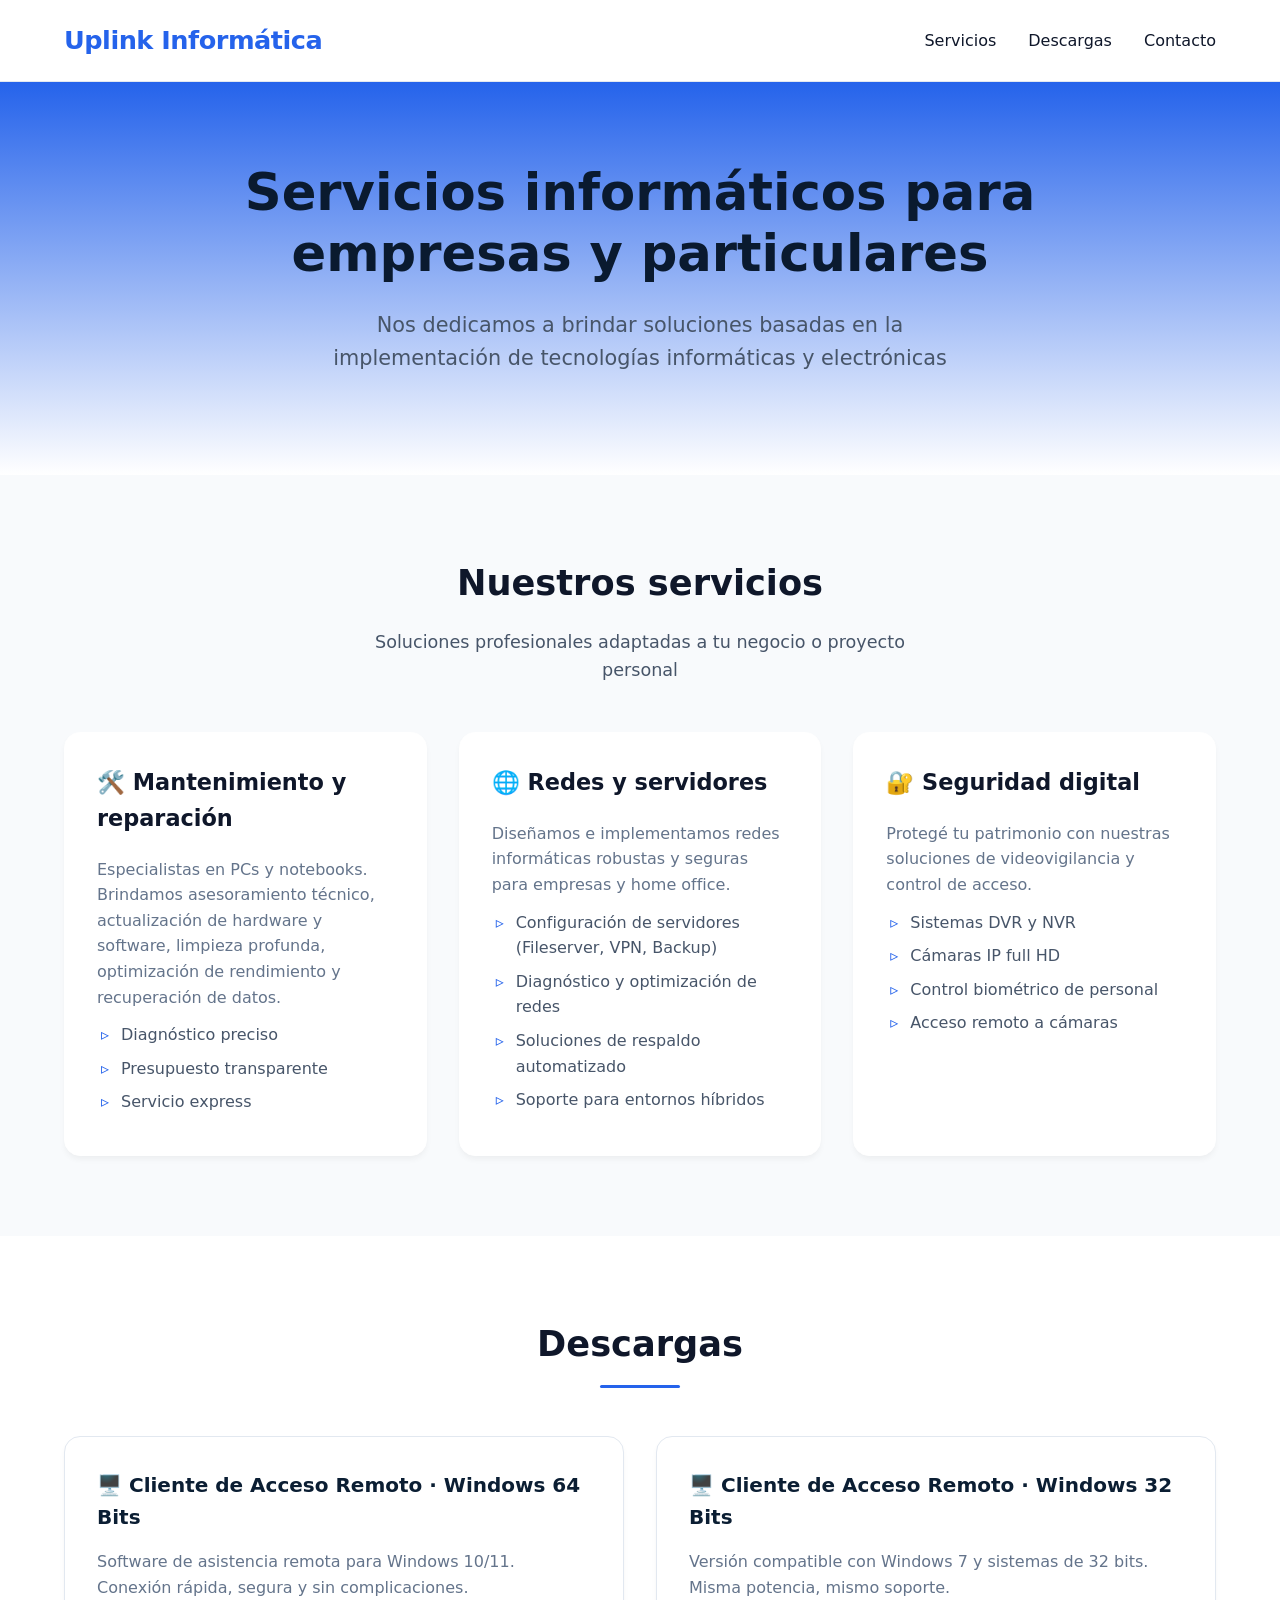
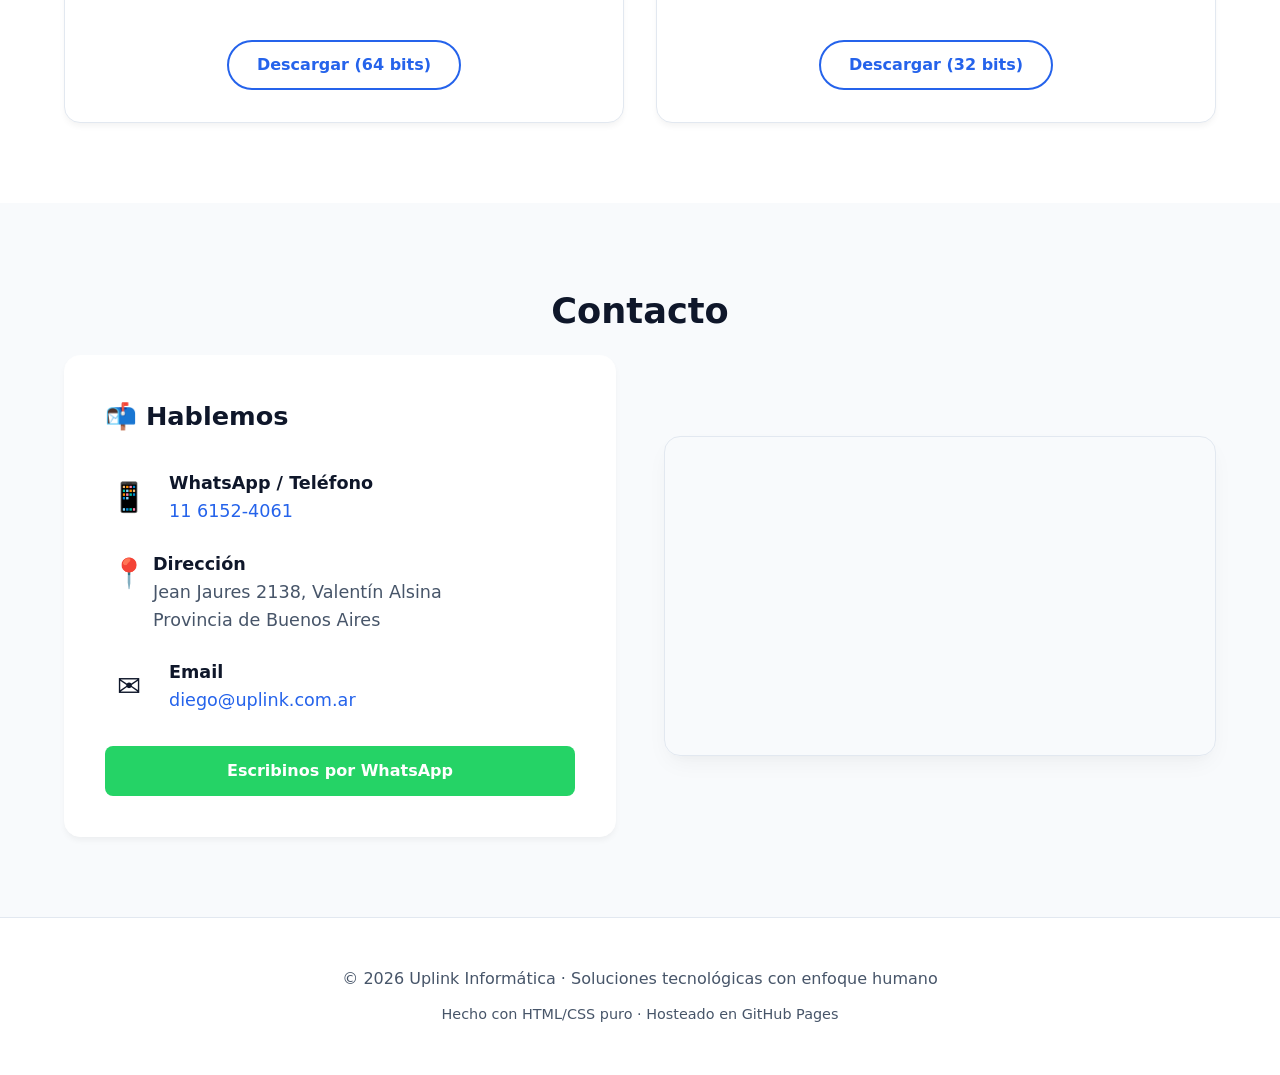
<file: index.html>
<!DOCTYPE html>
<html lang="es">
<head>
    <meta charset="UTF-8">
    <meta name="viewport" content="width=device-width, initial-scale=1.0">
    <title>Uplink Informática · Soluciones tecnológicas</title>
	<link rel="stylesheet" href="formato.css">
</head>
<body>
    <header>
        <div class="container">
            <nav>
                <a href="/" class="logo">Uplink Informática</a>
                <div class="nav-links">
                    <a href="#services">Servicios</a>
                    <a href="#downloads">Descargas</a>
                    <a href="#contact">Contacto</a>
                </div>
            </nav>
        </div>
    </header>

    <main>
        <!-- HERO -->
        <section class="hero">
            <div class="container">
                <h1>Servicios informáticos para empresas y particulares</h1>
                <p>Nos dedicamos a brindar soluciones basadas en la implementación de tecnologías informáticas y electrónicas</p>
            </div>
        </section>

        <!-- SERVICIOS -->
        <section class="services" id="services">
            <div class="container">
                <h2 class="section-title">Nuestros servicios</h2>
                <p class="section-subtitle">Soluciones profesionales adaptadas a tu negocio o proyecto personal</p>
                <div class="grid">
                    <div class="card">
                        <h3>🛠️ Mantenimiento y reparación</h3>
                        <p>Especialistas en PCs y notebooks. Brindamos asesoramiento técnico, actualización de hardware y software, limpieza profunda, optimización de rendimiento y recuperación de datos.</p>
                        <ul>
                            <li>Diagnóstico preciso</li>
                            <li>Presupuesto transparente</li>
                            <li>Servicio express</li>
                        </ul>
                    </div>
                    <div class="card">
                        <h3>🌐 Redes y servidores</h3>
                        <p>Diseñamos e implementamos redes informáticas robustas y seguras para empresas y home office.</p>
                        <ul>
                            <li>Configuración de servidores (Fileserver, VPN, Backup)</li>
                            <li>Diagnóstico y optimización de redes</li>
                            <li>Soluciones de respaldo automatizado</li>
                            <li>Soporte para entornos híbridos</li>
                        </ul>
                    </div>
                    <div class="card">
                        <h3>🔐 Seguridad digital</h3>
                        <p>Protegé tu patrimonio con nuestras soluciones de videovigilancia y control de acceso.</p>
                        <ul>
                            <li>Sistemas DVR y NVR</li>
                            <li>Cámaras IP full HD</li>
                            <li>Control biométrico de personal</li>
                            <li>Acceso remoto a cámaras</li>
                        </ul>
                    </div>
                </div>
            </div>
        </section>

        <!-- DESCARGAS -->
        <section class="downloads" id="downloads">
            <div class="container">
                <h2 class="section-title">Descargas</h2>
                <div class="grid">
                    <div class="card">
                        <h3>🖥️ Cliente de Acceso Remoto · Windows 64 Bits</h3>
                        <p>Software de asistencia remota para Windows 10/11. Conexión rápida, segura y sin complicaciones.</p>
                        <div class="btn-wrapper">
                            <a href="https://github.com/esk81/UplinkSite/releases/download/v1.0/MCUplinkx64.exe" class="btn">Descargar (64 bits)</a>
                        </div>
                    </div>
                    <div class="card">
                        <h3>🖥️ Cliente de Acceso Remoto · Windows 32 Bits</h3>
                        <p>Versión compatible con Windows 7 y sistemas de 32 bits. Misma potencia, mismo soporte.</p>
                        <div class="btn-wrapper">
                            <a href="https://github.com/esk81/UplinkSite/releases/download/v1.0/MCUplinkx32.exe" class="btn">Descargar (32 bits)</a>
                        </div>
                    </div>
                </div>
            </div>
        </section>

        <!-- CONTACTO -->
        <section class="contact" id="contact">
            <div class="container">
                <h2 class="section-title">Contacto</h2>
                <div class="contact-grid">
                    <!-- Info de contacto -->
                    <div class="contact-info">
                        <h3>📬 Hablemos</h3>
                        
                        <div class="contact-detail">
                            <span class="contact-icon">📱</span>
                            <span class="contact-text"><strong>WhatsApp / Teléfono</strong><br>
                            <a href="https://wa.me/541161524061">11 6152-4061</a></span>
                        </div>

						<div class="contact-detail">
							<a href="https://maps.app.goo.gl/nQETTeX55zbQXokp9">
								<span class="contact-icon">📍</span>
								<span class="contact-text">
									<strong>Dirección</strong><br>
									Jean Jaures 2138, Valentín Alsina<br>
									Provincia de Buenos Aires
								</span>
							</a>
						</div>

                        <div class="contact-detail">
                            <span class="contact-icon">✉️</span>
                            <span class="contact-text"><strong>Email</strong><br>
                            <a href="mailto:diego@uplink.com.ar">diego@uplink.com.ar</a></span>
                        </div>

                        <div class="contact-wa">
                            <a href="https://wa.me/541161524061" class="btn btn-wa-contact">Escribinos por WhatsApp</a>
                        </div>
                    </div>

                    <!-- MAPA -->
                    <div class="map-container">
                        <iframe 
						  src="https://www.google.com/maps/embed?pb=!1m18!1m12!1m3!1d3281.142942128731!2d-58.40335552350051!3d-34.67634166133865!2m3!1f0!2f0!3f0!3m2!1i1024!2i768!4f13.1!3m3!1m2!1s0x95bccc913772a08d%3A0xb78e71c15a71119a!2sUplink%20Inform%C3%A1tica!5e0!3m2!1ses!2sar!4v1772817524130!5m2!1ses!2sar"
						  width="100%" 
						  height="100%" 
						  style="border:0;" 
						  allowfullscreen="" 
						  loading="lazy" 
						  referrerpolicy="no-referrer-when-downgrade">
						</iframe>
                    </div>
                </div>
            </div>
        </section>
    </main>

    <footer>
        <div class="container">
            <p>© 2026 Uplink Informática · Soluciones tecnológicas con enfoque humano</p>
            <p class="copyright-detalle">Hecho con HTML/CSS puro · Hosteado en GitHub Pages</p>
        </div>
    </footer>

    <script>
        // Smooth scroll para navegación interna
        document.querySelectorAll('a[href^="#"]').forEach(anchor => {
            anchor.addEventListener('click', function (e) {
                e.preventDefault();
                const target = document.querySelector(this.getAttribute('href'));
                if (target) {
                    target.scrollIntoView({
                        behavior: 'smooth',
                        block: 'start'
                    });
                }
            });
        });

        // Header transparente al hacer scroll
        window.addEventListener('scroll', function() {
            const header = document.querySelector('header');
            if (window.scrollY > 50) {
                header.style.background = 'rgba(255,255,255,0.95)';
                header.style.boxShadow = '0 2px 10px rgba(0,0,0,0.05)';
            } else {
                header.style.background = 'rgba(255,255,255,0.9)';
                header.style.boxShadow = 'none';
            }
        });
    </script>
</body>
</html>
</file>
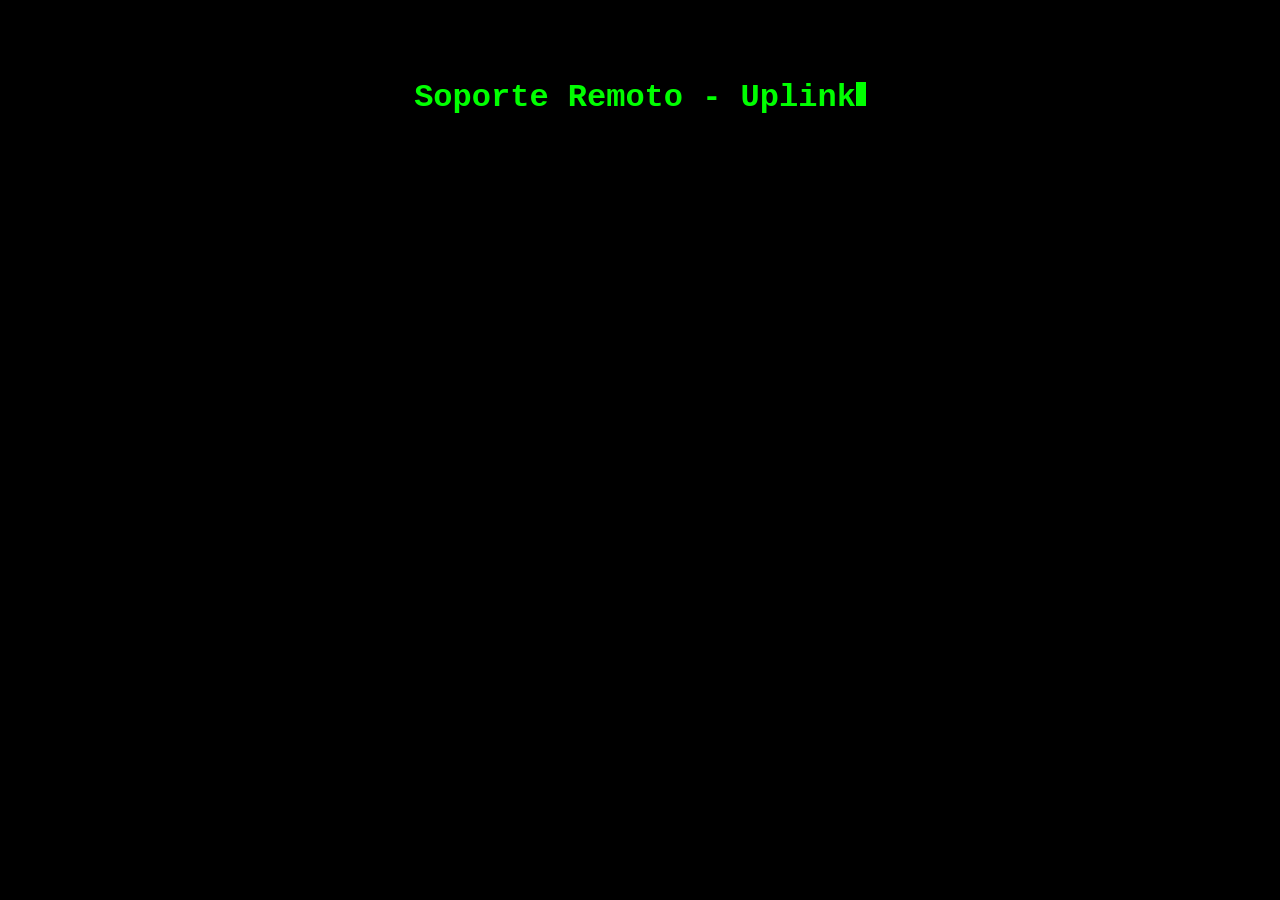
<file: downloads.html>
<!DOCTYPE html>
<html lang="es">
<head>
    <meta charset="UTF-8">
    <meta name="viewport" content="width=device-width, initial-scale=1.0">
    <meta name="robots" content="noindex, nofollow">
    <title>Soporte Remoto - Uplink Informática</title>
    <style>
        body {
            background-color: black;
            color: #00ff00;
            font-family: "Courier New", Courier, monospace;
        }
        .container {
            width: 80%;
            margin: 0 auto;
            padding-top: 50px;
            text-align: center;
        }
        .hidden {
            visibility: hidden;
        }
        a {
            color: #00ff00;
            text-decoration: none;
            display: block;
            margin: 10px 0;
        }
        a:hover {
            text-decoration: underline;
		}
		.separador {
			border: 0;
			height: 1px;
			background: #00ff00;
			margin: 20px 0;
		}
        .cursor {
            display: inline-block;
            width: 10px;
            height: 24px;
            background-color: #00ff00;
            animation: blink 1s step-end infinite;
		}
        @keyframes blink {
            from, to { background-color: transparent; }
            50% { background-color: #00ff00; }
        }
    </style>
</head>
<body>
    <div class="container">
        <h1 id="title"></h1>
        <div id="content" class="hidden">
			<hr class="separador">
            <a href="https://github.com/esk81/UplinkSite/releases/download/v1.0/MCUplinkx64.exe">Descargar Windows x64 (Windows 10 o superior)</a>
            <a href="https://github.com/esk81/UplinkSite/releases/download/v1.0/MCUplinkx32.exe">Descargar Windows x32 (Windows 7 o inferior)</a>
			<hr class="separador">
            <div class="instructions">
                <p>Instrucciones de uso:</p>
				<p>- Descargar la versión correspondiente a su sistema. Si tiene alguna duda consulte a soporte técnico.<br>
				- Una vez descargado el archivo, ejecutar con doble-click para iniciar la instalación.<br>
				-Dependiendo de las configuraciones de cada sistema (versión de Windows, tipo de antivirus) pueden aparecer distintos problemas durante la instalación. Dado el caso, contactar con soporte para recibir asistencia.</p>
            </div>
        </div>
    </div>
    <script>
        document.addEventListener("DOMContentLoaded", function() {
            const titleText = "Soporte Remoto - Uplink Informática";
            const titleElement = document.getElementById("title");
            const cursorElement = document.querySelector(".cursor");
            const contentElement = document.getElementById("content");
            let index = 0;

            function typeWriter() {
                if (index < titleText.length) {
                    titleElement.innerHTML = titleText.slice(0, index + 1) + '<span class="cursor"></span>';
                    index++;
                    setTimeout(typeWriter, 50);
                } else {
                    titleElement.innerHTML = titleText + '<span class="cursor"></span>';
                    contentElement.style.visibility = "visible";
                }
            }

            typeWriter();
        });
    </script>
</body>
</html>
</file>
<file: formato.css>
/* formato.css */
/* ========== VARIABLES ========== */
:root {
	--primary: #2563eb;
	--primary-dark: #1d4ed8;
	--primary-soft: #dbeafe;
	--bg: #ffffff;
	--bg-alt: #f8fafc;
	--text: #0f172a;
	--text-light: #475569;
	--text-soft: #64748b;
	--gray-light: #f1f5f9;
	--gray-border: #e2e8f0;
	--shadow-sm: 0 4px 6px -1px rgb(0 0 0 / 0.05);
	--shadow-md: 0 10px 25px -5px rgb(0 0 0 / 0.05), 0 8px 10px -6px rgb(0 0 0 / 0.02);
	--radius: 16px;
	--radius-sm: 8px;
}

/* ========== RESET ========== */
* {
	margin: 0;
	padding: 0;
	box-sizing: border-box;
}

body {
	font-family: 'Inter', system-ui, -apple-system, 'Segoe UI', Roboto, sans-serif;
	line-height: 1.6;
	color: var(--text);
	background: var(--bg);
}

.container {
	max-width: 1200px;
	margin: 0 auto;
	padding: 0 24px;
}

/* ========== HEADER ========== */
header {
	padding: 20px 0;
	border-bottom: 1px solid var(--gray-border);
	background: rgba(255,255,255,0.9);
	backdrop-filter: blur(8px);
	position: sticky;
	top: 0;
	z-index: 100;
}

nav {
	display: flex;
	justify-content: space-between;
	align-items: center;
}

.logo {
	font-size: 1.6rem;
	font-weight: 700;
	color: var(--primary);
	text-decoration: none;
	letter-spacing: -0.5px;
}

.nav-links {
	display: flex;
	gap: 32px;
}

.nav-links a {
	text-decoration: none;
	color: var(--text);
	font-weight: 500;
	transition: color 0.2s;
}

.nav-links a:hover {
	color: var(--primary);
}

/* ========== HERO ========== */
.hero {
	text-align: center;
	padding: 80px 0 100px;
	background: linear-gradient(to bottom, var(--primary), white);
}

.hero h1 {
	font-size: 3.2rem;
	font-weight: 700;
	line-height: 1.2;
	margin-bottom: 24px;
	max-width: 900px;
	margin-left: auto;
	margin-right: auto;
	color: #0a1a2f;
}

.hero p {
	font-size: 1.3rem;
	color: var(--text-light);
	max-width: 700px;
	margin: 0 auto;
}

/* ========== SERVICIOS ========== */
.services {
	padding: 80px 0;
	background: var(--bg-alt);
}

.section-title {
	text-align: center;
	font-size: 2.2rem;
	font-weight: 600;
	margin-bottom: 16px;
	color: var(--text);
}

.section-subtitle {
	text-align: center;
	font-size: 1.1rem;
	color: var(--text-light);
	max-width: 600px;
	margin: 0 auto 48px;
}

.grid {
	display: grid;
	grid-template-columns: repeat(auto-fit, minmax(300px, 1fr));
	gap: 32px;
}

.services .card {
	background: white;
	padding: 32px;
	border-radius: var(--radius);
	box-shadow: var(--shadow-sm);
	border: 1px solid white;
	transition: all 0.25s;
}

.services .card:hover {
	border-color: var(--primary);
	box-shadow: var(--shadow-md);
	transform: translateY(-4px);
}

.services .card h3 {
	font-size: 1.4rem;
	margin-bottom: 20px;
	color: #0f172a;
	display: flex;
	align-items: center;
	gap: 10px;
}

.services .card p {
	color: var(--text-soft);
	margin-bottom: 8px;
	font-size: 1rem;
}

.services .card ul {
	list-style: none;
	margin-top: 12px;
}

.services .card li {
	color: var(--text-light);
	margin-bottom: 8px;
	padding-left: 24px;
	position: relative;
}

.services .card li::before {
	content: "▹";
	color: var(--primary);
	position: absolute;
	left: 4px;
}

/* ========== DESCARGAS ========== */
.downloads {
	padding: 80px 0;
	background: white;
}

.downloads .section-title {
	margin-bottom: 48px;
	position: relative;
	padding-bottom: 16px;
}

.downloads .section-title::after {
	content: '';
	position: absolute;
	bottom: 0;
	left: 50%;
	transform: translateX(-50%);
	width: 80px;
	height: 3px;
	background: var(--primary);
	border-radius: 3px;
}

.downloads .grid {
	display: grid;
	grid-template-columns: repeat(auto-fit, minmax(300px, 1fr));
	gap: 32px;
}

.downloads .card {
	background: white;
	padding: 32px;
	border-radius: var(--radius);
	border: 1px solid var(--gray-border);
	box-shadow: var(--shadow-sm);
	display: flex;
	flex-direction: column;
	height: 100%;
	transition: all 0.25s;
}

.downloads .card:hover {
	border-color: var(--primary);
	box-shadow: var(--shadow-md);
}

.downloads .card h3 {
	font-size: 1.25rem;
	margin-bottom: 16px;
	color: #0b1e33;
}

.downloads .card p {
	color: var(--text-soft);
	margin-bottom: 24px;
	flex-grow: 1;
}

.downloads .btn-wrapper {
	text-align: center;
	margin-top: auto;
	padding-top: 16px;
}

.downloads .btn-wrapper .btn {
	min-width: 160px;
	background: white;
	color: var(--primary);
	border: 2px solid var(--primary);
	border-radius: 40px;
	font-weight: 600;
	padding: 10px 28px;
	transition: all 0.2s;
	display: inline-block;
	text-decoration: none;
}

.downloads .btn-wrapper .btn:hover {
	background: var(--primary);
	color: white;
	box-shadow: 0 10px 20px -8px rgba(37,99,235,0.5);
	transform: translateY(-2px);
}

/* ========== CONTACTO ========== */
.contact {
	padding: 80px 0;
	background: var(--bg-alt);
}

.contact-grid {
	display: grid;
	grid-template-columns: 1fr 1fr;
	gap: 48px;
	align-items: center;
}

.contact-info {
	background: white;
	padding: 40px;
	border-radius: var(--radius);
	box-shadow: var(--shadow-sm);
	border: 1px solid white;
	transition: all 0.25s;
}

.contact-info:hover {
	border-color: var(--primary);
	box-shadow: var(--shadow-md);
}

.contact-info h3 {
	font-size: 1.6rem;
	font-weight: 600;
	margin-bottom: 32px;
	color: var(--text);
	display: flex;
	align-items: center;
	gap: 12px;
}

.contact-detail {
	display: flex;
	align-items: center;
	gap: 16px;
	margin-bottom: 24px;
	font-size: 1.1rem;
}

.contact-detail a {
    display: flex;
    text-decoration: none;
    color: inherit; /* Mantiene los colores que ya definiste */
}

.contact-detail a:hover {
    opacity: 0.8; /* Da un feedback visual al pasar el mouse */
}

.contact-icon {
	font-size: 1.8rem;
	min-width: 48px;
	text-align: center;
}

.contact-text {
	color: var(--text-light);
}

.contact-text strong {
	color: var(--text);
	font-weight: 600;
}

.contact-text a {
	color: var(--primary);
	text-decoration: none;
	font-weight: 500;
}

.contact-text a:hover {
	text-decoration: underline;
}

.contact-wa {
	margin-top: 32px;
}

.map-container {
	width: 100%;
	height: 320px;
	border-radius: var(--radius);
	overflow: hidden;
	box-shadow: var(--shadow-md);
	border: 1px solid var(--gray-border);
}

.map-container iframe {
	width: 100%;
	height: 100%;
	border: 0;
}

/* ========== BOTONES GENERALES ========== */
.btn {
	display: inline-block;
	padding: 12px 32px;
	background: var(--primary);
	color: white;
	text-decoration: none;
	border-radius: var(--radius-sm);
	font-weight: 600;
	transition: all 0.2s;
	border: none;
	cursor: pointer;
}

.btn:hover {
	background: var(--primary-dark);
	transform: translateY(-2px);
	box-shadow: var(--shadow-sm);
}

.btn-wa-contact {
	background: #25D366;
	border: none;
	width: 100%;
	text-align: center;
}

/* ========== FOOTER ========== */
footer {
	text-align: center;
	padding: 48px 0;
	background: white;
	color: var(--text-light);
	border-top: 1px solid var(--gray-border);
}

.copyright-detalle {
    margin-top: 12px;
    font-size: 0.9rem;
}

/* ========== MOBILE ========== */
@media (max-width: 768px) {
	.hero h1 {
		font-size: 2.2rem;
	}
	
	.hero p {
		font-size: 1.1rem;
	}

	.nav-links {
		display: none;
	}

	.contact-grid {
		grid-template-columns: 1fr;
	}

	.contact-info {
		padding: 32px;
	}

	.section-title {
		font-size: 1.8rem;
	}
}

@media (max-width: 480px) {
	.container {
		padding: 0 20px;
	}

	.services .card,
	.downloads .card {
		padding: 24px;
	}

	.downloads .btn-wrapper .btn {
		min-width: 140px;
	}

}
</file>
